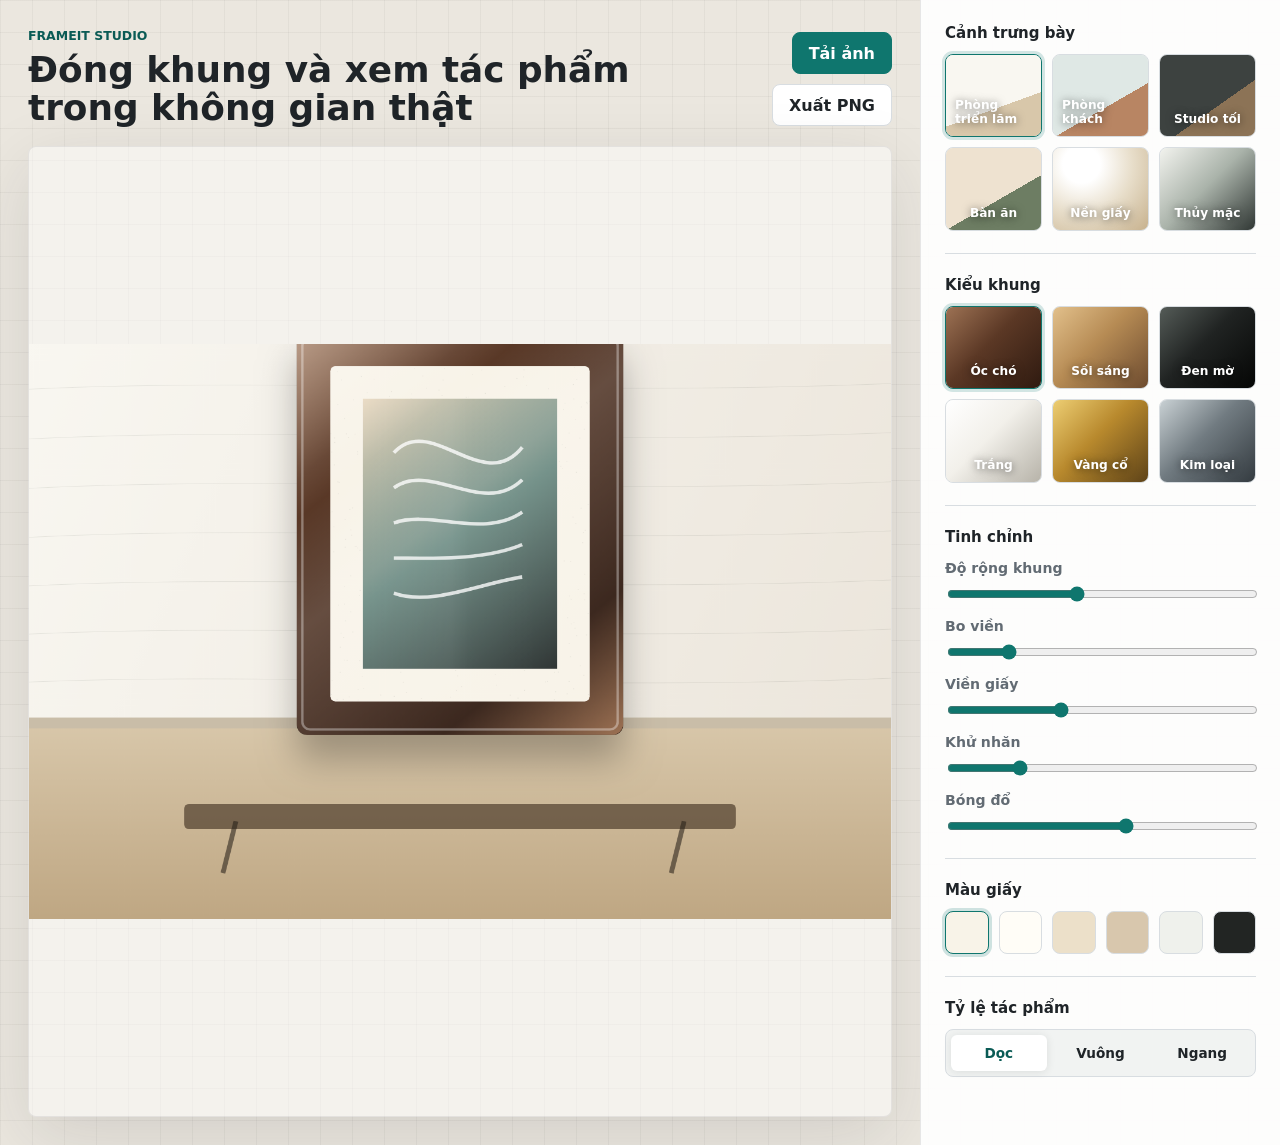
<file: index.html>
<!doctype html>
<html lang="vi">
  <head>
    <meta charset="UTF-8" />
    <meta name="viewport" content="width=device-width, initial-scale=1.0" />
    <title>FrameIt Studio</title>
    <link rel="stylesheet" href="./styles.css" />
  </head>
  <body>
    <main class="app-shell">
      <section class="workspace">
        <header class="topbar">
          <div>
            <p class="eyebrow">FrameIt Studio</p>
            <h1>Đóng khung và xem tác phẩm trong không gian thật</h1>
          </div>
          <div class="actions">
            <label class="primary-action">
              <input id="imageInput" type="file" accept="image/*" />
              <span>Tải ảnh</span>
            </label>
            <button id="downloadBtn" type="button">Xuất PNG</button>
          </div>
        </header>

        <div class="canvas-stage">
          <canvas id="previewCanvas" width="1440" height="960" aria-label="Bản xem trước tác phẩm đã đóng khung"></canvas>
        </div>
      </section>

      <aside class="control-panel">
        <section class="panel-section">
          <h2>Cảnh trưng bày</h2>
          <div class="scene-grid" id="sceneOptions"></div>
        </section>

        <section class="panel-section">
          <h2>Kiểu khung</h2>
          <div class="frame-grid" id="frameOptions"></div>
        </section>

        <section class="panel-section">
          <h2>Tinh chỉnh</h2>
          <label class="slider-row">
            <span>Độ rộng khung</span>
            <input id="frameWidth" type="range" min="18" max="110" value="56" />
          </label>
          <label class="slider-row">
            <span>Bo viền</span>
            <input id="cornerRadius" type="range" min="0" max="44" value="8" />
          </label>
          <label class="slider-row">
            <span>Viền giấy</span>
            <input id="matWidth" type="range" min="0" max="150" value="54" />
          </label>
          <label class="slider-row">
            <span>Khử nhăn</span>
            <input id="smoothness" type="range" min="0" max="100" value="22" />
          </label>
          <label class="slider-row">
            <span>Bóng đổ</span>
            <input id="shadowDepth" type="range" min="0" max="100" value="58" />
          </label>
        </section>

        <section class="panel-section">
          <h2>Màu giấy</h2>
          <div class="swatches" id="paperOptions"></div>
        </section>

        <section class="panel-section">
          <h2>Tỷ lệ tác phẩm</h2>
          <div class="segmented" role="group" aria-label="Tỷ lệ tác phẩm">
            <button class="ratio active" data-ratio="portrait" type="button">Dọc</button>
            <button class="ratio" data-ratio="square" type="button">Vuông</button>
            <button class="ratio" data-ratio="landscape" type="button">Ngang</button>
          </div>
        </section>
      </aside>
    </main>

    <script src="./app.js"></script>
  </body>
</html>
</file>
<file: styles.css>
:root {
  color-scheme: light;
  --ink: #1f2428;
  --muted: #626b73;
  --line: #d8dde1;
  --surface: #f6f3ee;
  --panel: #ffffff;
  --accent: #0f766e;
  --accent-dark: #0a5b55;
}

* {
  box-sizing: border-box;
}

body {
  margin: 0;
  min-height: 100vh;
  font-family:
    Inter, ui-sans-serif, system-ui, -apple-system, BlinkMacSystemFont, "Segoe UI",
    sans-serif;
  color: var(--ink);
  background:
    linear-gradient(90deg, rgba(31, 36, 40, 0.045) 1px, transparent 1px),
    linear-gradient(180deg, rgba(31, 36, 40, 0.045) 1px, transparent 1px),
    #ebe7df;
  background-size: 32px 32px;
}

button,
input {
  font: inherit;
}

.app-shell {
  display: grid;
  grid-template-columns: minmax(0, 1fr) 360px;
  min-height: 100vh;
}

.workspace {
  display: grid;
  grid-template-rows: auto minmax(0, 1fr);
  min-width: 0;
  padding: 28px;
  gap: 20px;
}

.topbar {
  display: flex;
  align-items: flex-end;
  justify-content: space-between;
  gap: 20px;
}

.eyebrow {
  margin: 0 0 8px;
  color: var(--accent-dark);
  font-size: 0.78rem;
  font-weight: 800;
  letter-spacing: 0;
  text-transform: uppercase;
}

h1,
h2 {
  margin: 0;
  letter-spacing: 0;
}

h1 {
  max-width: 720px;
  font-size: clamp(1.55rem, 2.8vw, 3rem);
  line-height: 1.05;
}

h2 {
  font-size: 0.94rem;
}

.actions {
  display: flex;
  flex-wrap: wrap;
  justify-content: flex-end;
  gap: 10px;
}

.primary-action,
button {
  display: inline-flex;
  align-items: center;
  justify-content: center;
  min-height: 42px;
  padding: 0 16px;
  border: 1px solid var(--line);
  border-radius: 8px;
  background: var(--panel);
  color: var(--ink);
  cursor: pointer;
  font-weight: 750;
  transition:
    transform 160ms ease,
    border-color 160ms ease,
    background 160ms ease;
}

.primary-action {
  border-color: var(--accent);
  background: var(--accent);
  color: #fff;
}

.primary-action input {
  display: none;
}

button:hover,
.primary-action:hover {
  transform: translateY(-1px);
}

button:focus-visible,
.primary-action:focus-within,
input:focus-visible {
  outline: 3px solid rgba(15, 118, 110, 0.28);
  outline-offset: 2px;
}

.canvas-stage {
  display: grid;
  place-items: center;
  min-height: 0;
  overflow: hidden;
  border: 1px solid rgba(31, 36, 40, 0.08);
  border-radius: 8px;
  background: rgba(255, 255, 255, 0.45);
  box-shadow: 0 20px 70px rgba(31, 36, 40, 0.12);
}

canvas {
  width: min(100%, calc((100vh - 160px) * 1.5));
  max-height: calc(100vh - 160px);
  aspect-ratio: 3 / 2;
  display: block;
}

.control-panel {
  min-height: 100vh;
  padding: 24px;
  border-left: 1px solid rgba(31, 36, 40, 0.1);
  background: rgba(255, 255, 255, 0.92);
  overflow-y: auto;
}

.panel-section {
  padding: 0 0 22px;
  margin: 0 0 22px;
  border-bottom: 1px solid var(--line);
}

.panel-section:last-child {
  border-bottom: 0;
}

.scene-grid,
.frame-grid {
  display: grid;
  grid-template-columns: repeat(3, 1fr);
  gap: 10px;
  margin-top: 12px;
}

.option-tile {
  position: relative;
  display: grid;
  place-items: end start;
  aspect-ratio: 1 / 0.86;
  min-width: 0;
  padding: 9px;
  border: 1px solid var(--line);
  border-radius: 8px;
  overflow: hidden;
  background: #eef1f0;
  color: #fff;
  text-align: left;
  font-size: 0.76rem;
  line-height: 1.15;
  text-shadow: 0 1px 8px rgba(0, 0, 0, 0.55);
}

.option-tile::before {
  content: "";
  position: absolute;
  inset: 0;
  background: var(--preview);
}

.option-tile span {
  position: relative;
  z-index: 1;
  max-width: 100%;
  overflow-wrap: anywhere;
}

.option-tile.active {
  border-color: var(--accent);
  box-shadow: 0 0 0 3px rgba(15, 118, 110, 0.18);
}

.slider-row {
  display: grid;
  gap: 8px;
  margin-top: 14px;
  color: var(--muted);
  font-size: 0.88rem;
  font-weight: 700;
}

input[type="range"] {
  width: 100%;
  accent-color: var(--accent);
}

.swatches {
  display: grid;
  grid-template-columns: repeat(6, 1fr);
  gap: 10px;
  margin-top: 12px;
}

.swatch {
  aspect-ratio: 1;
  min-height: 38px;
  padding: 0;
  border-radius: 8px;
  background: var(--paper);
}

.swatch.active {
  border-color: var(--accent);
  box-shadow: 0 0 0 3px rgba(15, 118, 110, 0.2);
}

.segmented {
  display: grid;
  grid-template-columns: repeat(3, 1fr);
  gap: 6px;
  margin-top: 12px;
  padding: 5px;
  border: 1px solid var(--line);
  border-radius: 8px;
  background: #f1f3f2;
}

.segmented button {
  min-height: 36px;
  border: 0;
  border-radius: 6px;
  background: transparent;
  font-size: 0.85rem;
}

.segmented button.active {
  background: var(--panel);
  color: var(--accent-dark);
  box-shadow: 0 1px 8px rgba(31, 36, 40, 0.1);
}

@media (max-width: 980px) {
  .app-shell {
    grid-template-columns: 1fr;
  }

  .workspace {
    padding: 18px;
  }

  .topbar {
    align-items: stretch;
    flex-direction: column;
  }

  .actions {
    justify-content: stretch;
  }

  .actions > * {
    flex: 1;
  }

  .control-panel {
    min-height: auto;
    border-left: 0;
    border-top: 1px solid rgba(31, 36, 40, 0.1);
  }

  canvas {
    width: 100%;
    max-height: none;
  }
}

@media (max-width: 560px) {
  .workspace,
  .control-panel {
    padding: 14px;
  }

  h1 {
    font-size: 1.55rem;
  }

  .scene-grid,
  .frame-grid {
    grid-template-columns: repeat(2, 1fr);
  }
}
</file>
